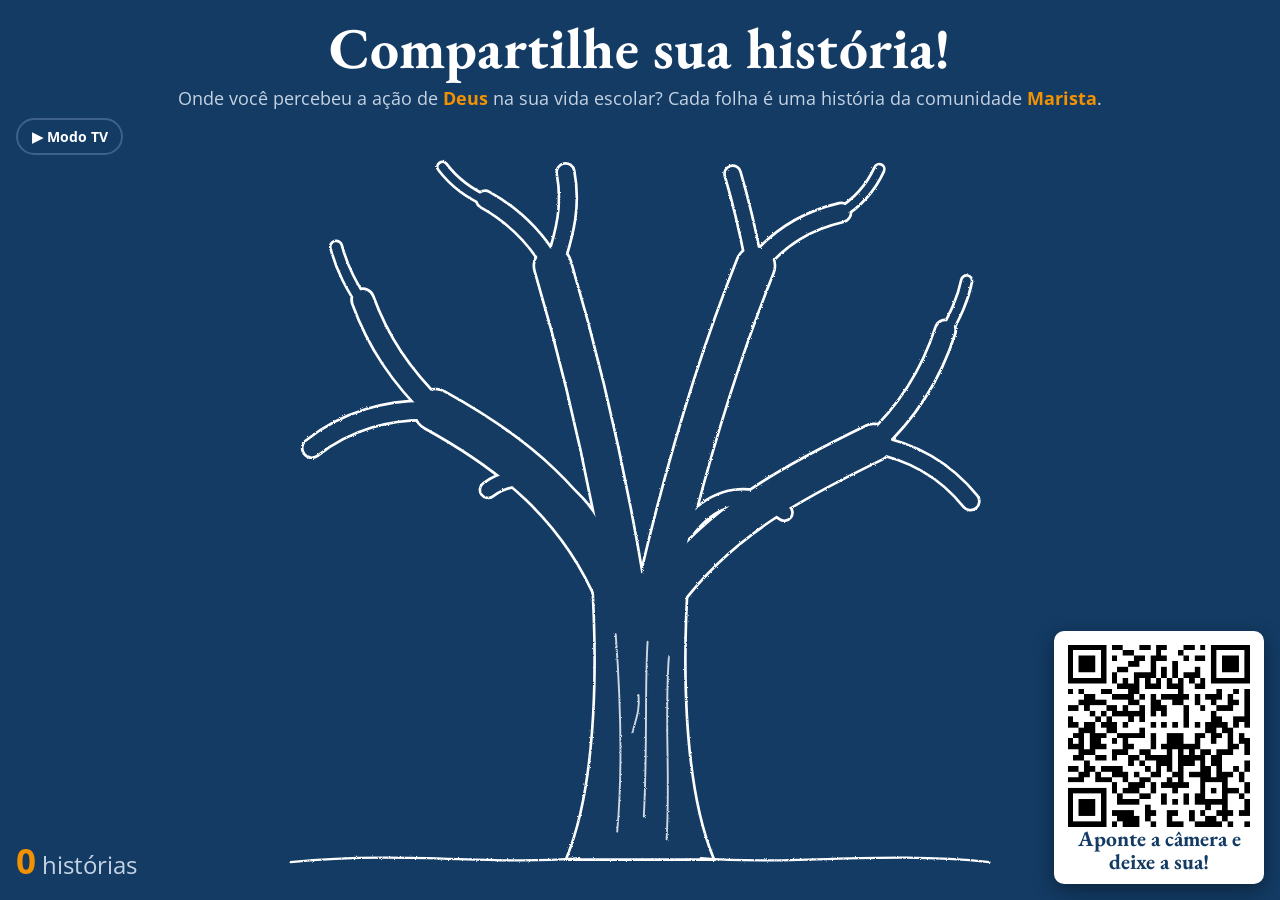
<file: index.html>
<!doctype html>
<html lang="pt-BR">
<head>
<meta charset="utf-8">
<meta name="viewport" content="width=device-width, initial-scale=1, viewport-fit=cover">
<title>Árvore de Histórias</title>
<link rel="stylesheet" href="estilo.css">
<style>
  body { display: flex; flex-direction: column; height: 100vh; overflow: hidden; }
  header { text-align: center; padding: 10px 16px 0; }
  header h1 { margin: 0; font-size: clamp(2rem, 5vw, 3.6rem); }
  header p { margin: 0; color: var(--texto-suave); font-size: clamp(.9rem, 1.8vw, 1.15rem); }
  header b { color: var(--laranja); }
  main { flex: 1; position: relative; min-height: 0; }
  svg#arvore { width: 100%; height: 100%; display: block; }
  .folha { cursor: pointer; transition: transform .25s; transform-box: fill-box; transform-origin: center; }
  .folha:hover, .folha.destaque { transform: scale(1.35); }
  .folha:focus { outline: none; } .folha:focus-visible use { stroke: #fff; stroke-width: 3; }
  .folha.nova { animation: brotar 1.2s ease-out; }
  @keyframes brotar { from { transform: scale(0); } 60% { transform: scale(1.5); } to { transform: scale(1); } }
  .qr {
    position: absolute; right: 16px; bottom: 16px; background: #fff; color: var(--azul);
    padding: 10px 10px 6px; border-radius: 10px; text-align: center; width: 150px;
    box-shadow: 0 6px 20px rgba(0,0,0,.4); text-decoration: none;
  }
  .qr #qrcode img, .qr #qrcode canvas { width: 130px !important; height: 130px !important; }
  .qr span { font: 700 1.15rem "EB Garamond", Georgia, serif; display: block; line-height: 1.1; }
  .contador { position: absolute; left: 16px; bottom: 16px; font-size: 1.5rem; color: var(--texto-suave); }
  .contador b { color: var(--laranja); font-size: 2.2rem; }
  .controles { position: absolute; left: 16px; top: 8px; display: flex; gap: 8px; }
  .controles button { padding: .5em 1em; font-size: .85rem; }
  .vazio { position: absolute; inset: 0; display: none; align-items: center; justify-content: center; pointer-events: none; }
  .vazio p { font: 700 2rem "EB Garamond", Georgia, serif; color: var(--texto-suave); text-align: center; margin-top: -20vh; }
  .folha.minha use { stroke: #fff; stroke-width: 4; }
  .folha.minha { animation: pulsar 2.4s ease-in-out infinite; }
  @keyframes pulsar { 50% { transform: scale(1.25); } }
  @media (min-width: 1100px) {
    .qr { width: 210px; padding: 14px 14px 10px; }
    .qr #qrcode img, .qr #qrcode canvas { width: 182px !important; height: 182px !important; }
    .qr span { font-size: 1.35rem; }
  }
  .so-celular { display: none; }

  /* ---------- CELULAR: rolagem, lista de histórias e botão fixo ---------- */
  @media (max-width: 760px) {
    body { height: auto; min-height: 100vh; overflow: auto; padding-bottom: calc(88px + env(safe-area-inset-bottom)); }
    header { padding: 18px 16px 0; }
    header h1 { font-size: 2.1rem; line-height: 1.05; }
    header p { font-size: .95rem; margin-top: 6px; line-height: 1.45; }
    main { flex: none; height: 56vh; min-height: 320px; }
    .qr, .controles { display: none; }
    .contador { display: none; }
    .so-celular { display: block; }
    .folha:hover { transform: none; }
    .modal-fundo { align-items: flex-end; padding: 0; }
    .modal-fundo .cartao { border-radius: 18px 18px 0 0; max-height: 85vh; padding-bottom: calc(22px + env(safe-area-inset-bottom)); animation: subir .25s ease-out; }
    @keyframes subir { from { transform: translateY(40%); } }
  }
  .lista-historias { padding: 4px 16px 8px; max-width: 640px; margin: 0 auto; }
  .lista-historias .resumo { display: flex; justify-content: space-between; align-items: baseline; margin: 6px 0 12px; }
  .lista-historias h2 { margin: 0; font-size: 1.6rem; }
  .lista-historias .resumo span { color: var(--texto-suave); font-size: .9rem; }
  .lista-historias .resumo b { color: var(--laranja); }
  .card-historia { background: #fff; color: var(--azul); border-radius: var(--raio); padding: 14px 16px; margin-bottom: 12px; border-left: 6px solid var(--laranja); cursor: pointer; }
  .card-historia .texto { font: 1.15rem/1.4 "EB Garamond", Georgia, serif; margin: 0 0 8px; display: -webkit-box; -webkit-line-clamp: 4; -webkit-box-orient: vertical; overflow: hidden; }
  .card-historia .autor { font-weight: 700; color: var(--laranja-escuro); font-size: .88rem; }
  .card-historia .selo-midia { font-size: .8rem; color: var(--texto-suave); margin-left: 6px; font-weight: 400; }
  .card-historia.minha { border-left-color: var(--azul); box-shadow: 0 0 0 3px var(--laranja); }
  .selo-minha { display: inline-block; background: var(--laranja); color: #fff; font-size: .72rem; font-weight: 800; text-transform: uppercase; letter-spacing: .5px; padding: 3px 8px; border-radius: 99px; margin-bottom: 8px; }
  .cta-fixo {
    position: fixed; left: 0; right: 0; bottom: 0; z-index: 40; padding: 12px 16px calc(12px + env(safe-area-inset-bottom));
    background: linear-gradient(to top, var(--azul) 70%, rgba(19,59,100,0));
  }
  .cta-fixo .botao { display: block; text-align: center; font-size: 1.08rem; padding: 1em; min-height: 54px; }
  .modal-fundo .cartao .selo-minha { margin-bottom: 12px; }
  @media (prefers-reduced-motion: reduce) { * { animation: none !important; transition: none !important; } }
</style>
</head>
<body class="escuro">
<header>
  <h1>Compartilhe sua história!</h1>
  <p>Onde você percebeu a ação de <b>Deus</b> na sua vida escolar? Cada folha é uma história da comunidade <b>Marista</b>.</p>
</header>
<main>
  <svg id="arvore" viewBox="0 0 1000 1040" preserveAspectRatio="xMidYMid meet" aria-label="Árvore de histórias">
    <defs>
      <filter id="giz" x="-5%" y="-5%" width="110%" height="110%">
        <feTurbulence type="fractalNoise" baseFrequency="0.9" numOctaves="2" result="ruido"/>
        <feDisplacementMap in="SourceGraphic" in2="ruido" scale="3"/>
      </filter>
      <path id="formaFolha" d="M0,-32 C20,-22 22,10 0,32 C-22,10 -20,-22 0,-32 Z"/>
    </defs>
    <g id="tronco" filter="url(#giz)"></g>
    <g id="folhas"></g>
  </svg>
  <div class="vazio" id="vazio"><p>A árvore está esperando<br>a primeira história… 🌱</p></div>
  <div class="controles">
    <button class="secundario" id="btnApresentar" title="Mostra uma história por vez, ideal para TV">▶ Modo TV</button>
  </div>
  <div class="contador"><b id="total">0</b> histórias</div>
  <a class="qr" id="linkEnviar" href="enviar.html">
    <div id="qrcode"></div>
    <span>Aponte a câmera e deixe a sua!</span>
  </a>
</main>

<section class="lista-historias so-celular" aria-label="Histórias">
  <div class="resumo"><h2>Histórias</h2><span><b id="totalCel">0</b> folhas penduradas</span></div>
  <div id="minhasAviso"></div>
  <div id="listaCel"></div>
</section>
<div class="cta-fixo so-celular"><a class="botao" href="enviar.html">🍃 Contar minha história</a></div>

<div class="modal-fundo" id="modal">
  <div class="cartao" role="dialog" aria-modal="true">
    <button class="fechar" aria-label="Fechar">×</button>
    <div id="conteudo"></div>
  </div>
</div>

<script src="config.js"></script>
<script src="vendor/supabase.js"></script>
<script src="vendor/qrcode.min.js"></script>
<script src="comum.js"></script>
<script src="js/index.js"></script>
</body>
</html>
</file>
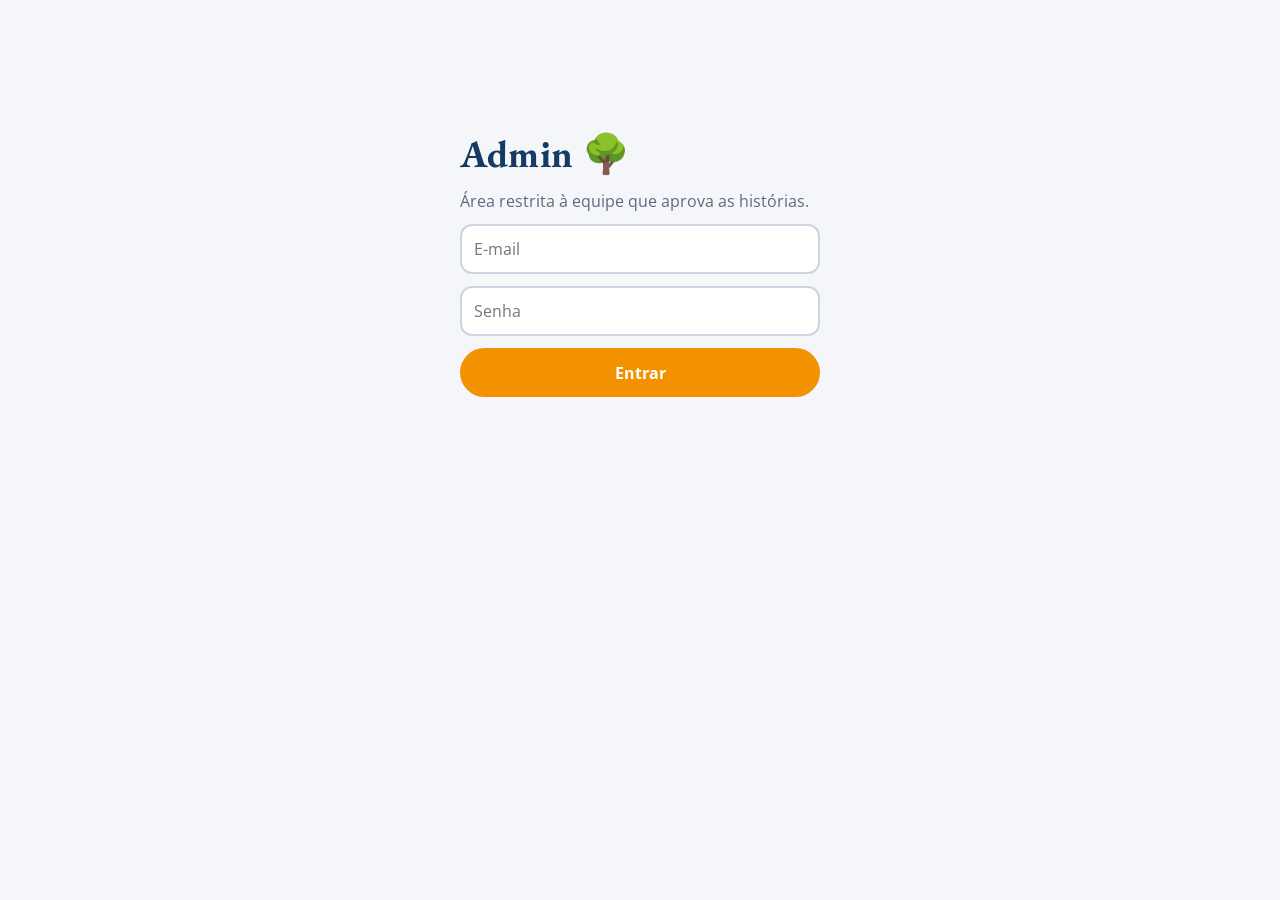
<file: admin.html>
<!doctype html>
<html lang="pt-BR">
<head>
<meta charset="utf-8">
<meta name="viewport" content="width=device-width, initial-scale=1">
<meta name="robots" content="noindex">
<title>Admin da Árvore</title>
<link rel="stylesheet" href="estilo.css">
<style>
  .pagina { max-width: 980px; margin: 0 auto; padding: 20px 16px 48px; }
  h1 { font-size: 2.4rem; margin: 0; }
  .topo { display: flex; justify-content: space-between; align-items: center; gap: 12px; flex-wrap: wrap; }
  .topo .direita { display: flex; gap: 10px; align-items: center; flex-wrap: wrap; font-size: .9rem; color: var(--texto-suave); }
  .login { max-width: 360px; margin: 12vh auto 0; display: grid; gap: 12px; }
  .login p { margin: 0; color: var(--texto-suave); }
  input[type=email], input[type=password] { font: 1rem "Open Sans"; padding: 12px; border-radius: var(--raio); border: 2px solid var(--borda); background: var(--superficie); color: var(--texto); width: 100%; }
  .regra { background: var(--azul-claro); border-left: 4px solid var(--laranja); padding: 10px 14px; border-radius: 6px; margin: 16px 0 0; font-size: .92rem; color: var(--texto-suave); }
  .regra b { color: var(--texto); }
  .abas { display: flex; gap: 8px; margin: 18px 0; flex-wrap: wrap; }
  .abas button { padding: .6em 1.1em; font-size: .92rem; background: var(--superficie); color: var(--texto); border: 2px solid var(--borda); }
  .abas button:hover { background: var(--azul-claro); }
  .abas button.ativa { background: var(--azul); color: #fff; border-color: var(--azul); }
  .abas .n { display: inline-block; min-width: 1.6em; padding: 0 .4em; margin-left: .3em; border-radius: 99px; background: rgba(0,0,0,.25); font-size: .8rem; }
  .lista { display: grid; grid-template-columns: repeat(auto-fill, minmax(270px, 1fr)); gap: 16px; }
  .item { background: var(--superficie); color: var(--azul); border-radius: var(--raio); padding: 14px; display: flex; flex-direction: column; border-top: 6px solid #999; box-shadow: 0 2px 8px rgba(19,59,100,.08); }
  .item.pendente { border-top-color: var(--laranja); }
  .item.aprovado { border-top-color: var(--azul); }
  .item.recusado { border-top-color: #9AA7B6; }
  .selo { font-size: .78rem; font-weight: 800; text-transform: uppercase; letter-spacing: .5px; margin-bottom: 8px; }
  .item .texto { font: 1.2rem "EB Garamond", Georgia, serif; white-space: pre-wrap; margin: 0 0 8px; }
  .item img, .item video { width: 100%; max-height: 240px; object-fit: contain; background: #eee; border-radius: 4px; margin-bottom: 8px; }
  .item .autor { font-weight: 700; color: var(--laranja-escuro); font-size: .9rem; }
  .item .data { font-size: .8rem; color: #777; margin-bottom: 12px; }
  .acoes { display: flex; gap: 6px; margin-top: auto; flex-wrap: wrap; }
  .acoes button { padding: .55em .95em; font-size: .85rem; }
  .publicar { background: var(--laranja) !important; color: #fff !important; }
  .privar { background: var(--azul) !important; color: #fff !important; }
  .apagar { background: transparent !important; color: #c0392b !important; border: 2px solid #c0392b !important; }
  .erro { color: var(--erro); font-weight: 800; }
  .vazio { color: var(--texto-suave); }
  details.equipe { margin-top: 36px; background: var(--superficie); border: 1px solid var(--borda); border-radius: var(--raio); padding: 14px 16px; }
  details.equipe summary { cursor: pointer; font-weight: 800; }
  .equipe ul { padding-left: 18px; }
  .equipe li { margin: 6px 0; }
  .equipe li button { padding: .2em .7em; font-size: .8rem; margin-left: 8px; }
  .equipe form { display: flex; gap: 8px; flex-wrap: wrap; } .equipe form input { flex: 1; min-width: 200px; }

  /* ---------- Métricas ---------- */
  .filtro-periodo { display: flex; gap: 6px; align-items: center; flex-wrap: wrap; margin-bottom: 14px; }
  .filtro-periodo button { padding: .45em .9em; font-size: .85rem; background: var(--superficie); color: var(--texto); border: 1px solid var(--borda); }
  .filtro-periodo button.ativa { background: var(--azul); color: #fff; border-color: var(--azul); }
  .atualizado { margin-left: auto; font-size: .78rem; color: var(--texto-suave); }
  .kpis { display: grid; grid-template-columns: repeat(auto-fill, minmax(150px, 1fr)); gap: 12px; margin-bottom: 16px; }
  .kpi { background: var(--superficie); border: 1px solid var(--borda); border-radius: var(--raio); padding: 14px; }
  .kpi .rot { font-size: .78rem; color: var(--texto-suave); font-weight: 600; }
  .kpi .val { font: 700 2rem/1.1 "EB Garamond", Georgia, serif; color: var(--azul); margin: 4px 0 2px; font-variant-numeric: tabular-nums; }
  .kpi .sub { font-size: .76rem; color: var(--texto-suave); }
  .kpi.alerta { border-color: var(--laranja); }
  .kpi.alerta .sub { color: var(--laranja-escuro); font-weight: 700; }
  .medidor { height: 6px; background: var(--azul-claro); border-radius: 99px; margin-top: 8px; overflow: hidden; }
  .medidor i { display: block; height: 100%; background: #2F6FB0; border-radius: 99px; }
  .graficos { display: grid; grid-template-columns: 1fr 1fr; gap: 12px; }
  .grafico { margin: 0; background: var(--superficie); border: 1px solid var(--borda); border-radius: var(--raio); padding: 14px; min-width: 0; }
  .grafico.largo { grid-column: 1 / -1; }
  .grafico figcaption { font-weight: 700; font-size: .92rem; margin-bottom: 12px; }
  .grafico figcaption small { font-weight: 400; color: var(--texto-suave); }
  @media (max-width: 700px) { .graficos { grid-template-columns: 1fr; } }
  .barras-v { display: flex; align-items: flex-end; gap: 2px; height: 140px; border-bottom: 1px solid var(--borda); position: relative; }
  .barras-v .col { flex: 1; height: 100%; display: flex; align-items: flex-end; cursor: default; min-width: 0; }
  .barras-v .col i { display: block; width: 100%; background: #2F6FB0; border-radius: 4px 4px 0 0; min-height: 0; }
  .barras-v .col:hover i, .barras-v .col:focus i { background: var(--laranja); }
  .barras-v .col:focus { outline: none; }
  .eixo { display: flex; justify-content: space-between; font-size: .72rem; color: var(--texto-suave); margin-top: 4px; font-variant-numeric: tabular-nums; }
  .barras-h .linha { display: grid; grid-template-columns: 110px 1fr 48px; gap: 8px; align-items: center; margin: 6px 0; font-size: .85rem; }
  .barras-h .rotulo { overflow: hidden; text-overflow: ellipsis; white-space: nowrap; }
  .barras-h .trilho { height: 14px; background: var(--azul-claro); border-radius: 4px; overflow: hidden; }
  .barras-h .trilho i { display: block; height: 100%; background: #2F6FB0; border-radius: 0 4px 4px 0; }
  .barras-h .num { text-align: right; font-weight: 700; font-variant-numeric: tabular-nums; }
  .barras-h .conv { font-size: .75rem; color: var(--texto-suave); margin: -2px 0 8px 118px; }
  .vazio-graf { color: var(--texto-suave); font-size: .88rem; padding: 18px 0; }
  .nota-privacidade { font-size: .8rem; color: var(--texto-suave); margin-top: 14px; }
  .dica-hover { position: fixed; z-index: 60; background: var(--azul-escuro); color: #fff; font-size: .8rem; padding: 6px 10px; border-radius: 6px; pointer-events: none; white-space: nowrap; box-shadow: 0 4px 12px rgba(0,0,0,.2); }
</style>
</head>
<body>
<div class="pagina">
  <div id="telaLogin" class="login" hidden>
    <h1>Admin 🌳</h1>
    <p>Área restrita à equipe que aprova as histórias.</p>
    <input type="email" id="email" placeholder="E-mail" autocomplete="username">
    <input type="password" id="senha" placeholder="Senha" autocomplete="current-password">
    <button id="entrar">Entrar</button>
    <div class="erro" id="erroLogin"></div>
  </div>

  <div id="telaPainel" hidden>
    <div class="topo">
      <h1>Admin 🌳</h1>
      <div class="direita"><span id="quem"></span> · <a href="index.html" target="_blank">Ver árvore</a> <button class="secundario" id="sair">Sair</button></div>
    </div>
    <p class="regra">Tudo o que chega entra <b>⏳ Aguardando</b> e fica <b>privado</b> — ninguém vê o texto nem a foto/vídeo.
      Só depois de <b>✅ Publicar</b> a história aparece na árvore. Você pode <b>🔒 Tornar privada</b> a qualquer momento.</p>
    <div class="abas">
      <button data-status="pendente" class="ativa">⏳ Aguardando<span class="n" id="n-pendente">0</span></button>
      <button data-status="aprovado">🌍 Públicas<span class="n" id="n-aprovado">0</span></button>
      <button data-status="recusado">🔒 Privadas<span class="n" id="n-recusado">0</span></button>
      <button data-status="metricas">📊 Métricas</button>
    </div>
    <div class="erro" id="erroPainel"></div>
    <div class="lista" id="lista"></div>

    <section id="metricas" hidden>
      <div class="filtro-periodo" role="group" aria-label="Período">
        <button data-dias="7">7 dias</button><button data-dias="30" class="ativa">30 dias</button><button data-dias="90">90 dias</button>
        <span class="atualizado" id="atualizado"></span>
      </div>
      <div class="kpis" id="kpis"></div>
      <div class="graficos">
        <figure class="grafico largo"><figcaption>Histórias recebidas por dia</figcaption><div id="gDias" class="barras-v"></div></figure>
        <figure class="grafico"><figcaption>Do QR code ao envio <small>aparelhos únicos no período</small></figcaption><div id="gFunil"></div></figure>
        <figure class="grafico"><figcaption>Horário dos envios</figcaption><div id="gHora" class="barras-v"></div></figure>
        <figure class="grafico"><figcaption>Quem está contando</figcaption><div id="gGrupo"></div></figure>
        <figure class="grafico"><figcaption>Turmas que mais participam</figcaption><div id="gTurma"></div></figure>
      </div>
      <p class="nota-privacidade">As métricas são anônimas: contamos aparelhos por um código aleatório, sem guardar nome, e-mail ou IP.</p>
    </section>
    <div class="dica-hover" id="dicaHover" role="tooltip" hidden></div>

    <details class="equipe">
      <summary>👥 Equipe de moderação</summary>
      <p class="vazio">Quem estiver nesta lista pode aprovar histórias. A pessoa também precisa de um login (Supabase → Authentication → Users).</p>
      <ul id="listaEquipe"></ul>
      <form id="formEquipe"><input type="email" id="novoEmail" placeholder="email@exemplo.com" required><button>Adicionar</button></form>
    </details>
  </div>
</div>

<script src="config.js"></script>
<script src="vendor/supabase.js"></script>
<script src="comum.js"></script>
<script src="js/admin.js"></script>
</body>
</html>
</file>
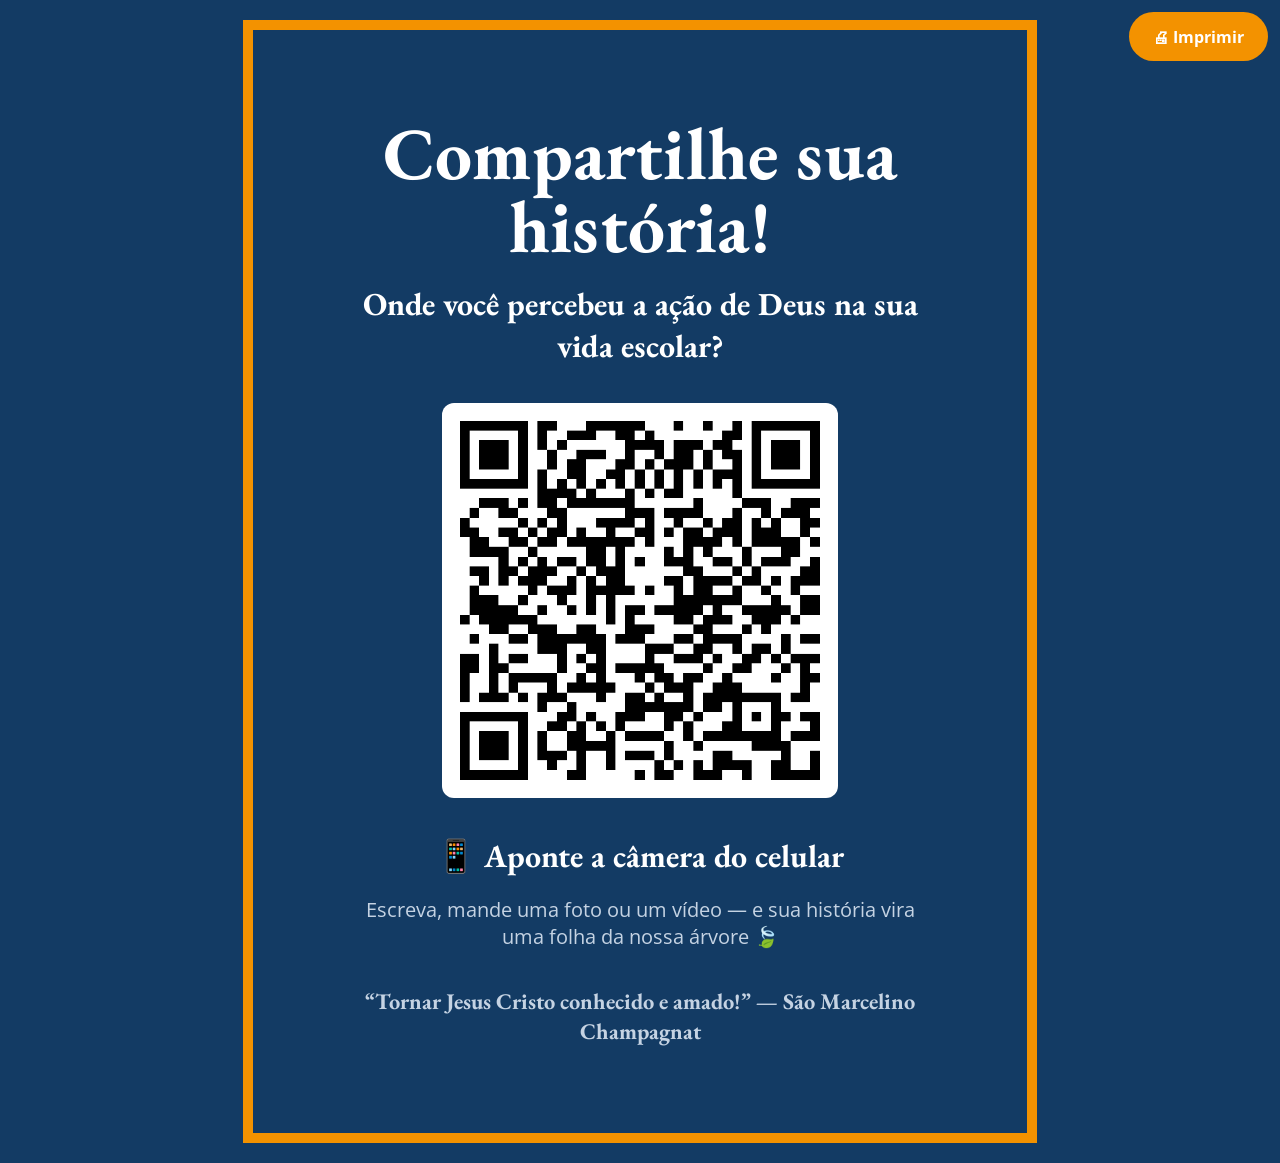
<file: cartaz.html>
<!doctype html>
<html lang="pt-BR">
<head>
<meta charset="utf-8">
<meta name="viewport" content="width=device-width, initial-scale=1">
<title>Cartaz QR Code</title>
<link rel="stylesheet" href="estilo.css">
<style>
  @page { size: A4; margin: 0; }
  body { display: flex; justify-content: center; padding: 20px 16px; }
  .folha-a4 {
    width: 210mm; max-width: 100%; aspect-ratio: 210 / 297; background: var(--fundo); border: 10px solid var(--laranja);
    display: flex; flex-direction: column; align-items: center; justify-content: center; text-align: center;
    padding: 6% 8%; gap: 2%;
  }
  h1 { font-size: clamp(2.4rem, 8vw, 4.6rem); margin: 0; line-height: 1; }
  p { font: 700 clamp(1.2rem, 3.5vw, 2rem) "EB Garamond", Georgia, serif; margin: 0; color: var(--texto); }
  #qrcode { background: #fff; padding: 18px; border-radius: 12px; margin: 3% 0; }
  #qrcode img, #qrcode canvas { width: min(60vw, 95mm) !important; height: auto !important; display: block; }
  .passos { font-family: "Open Sans"; font-size: clamp(.95rem, 2.4vw, 1.25rem); color: var(--texto-suave); }
  .assina { font-size: clamp(1rem, 2.5vw, 1.4rem); color: var(--texto-suave); margin-top: 3%; }
  .imprimir { position: fixed; top: 12px; right: 12px; }
  @media print { .imprimir { display: none; } body { padding: 0; } .folha-a4 { width: 210mm; height: 297mm; border: 0; }
    * { -webkit-print-color-adjust: exact; print-color-adjust: exact; } }
</style>
</head>
<body class="escuro">
<button class="imprimir" id="imprimir">🖨 Imprimir</button>
<div class="folha-a4">
  <h1>Compartilhe sua história!</h1>
  <p>Onde você percebeu a ação de Deus na sua vida escolar?</p>
  <div id="qrcode"></div>
  <p>📱 Aponte a câmera do celular</p>
  <div class="passos">Escreva, mande uma foto ou um vídeo — e sua história vira uma folha da nossa árvore 🍃</div>
  <p class="assina">“Tornar Jesus Cristo conhecido e amado!” — São Marcelino Champagnat</p>
</div>
<script src="vendor/qrcode.min.js"></script>
<script src="js/cartaz.js"></script>
</body>
</html>
</file>
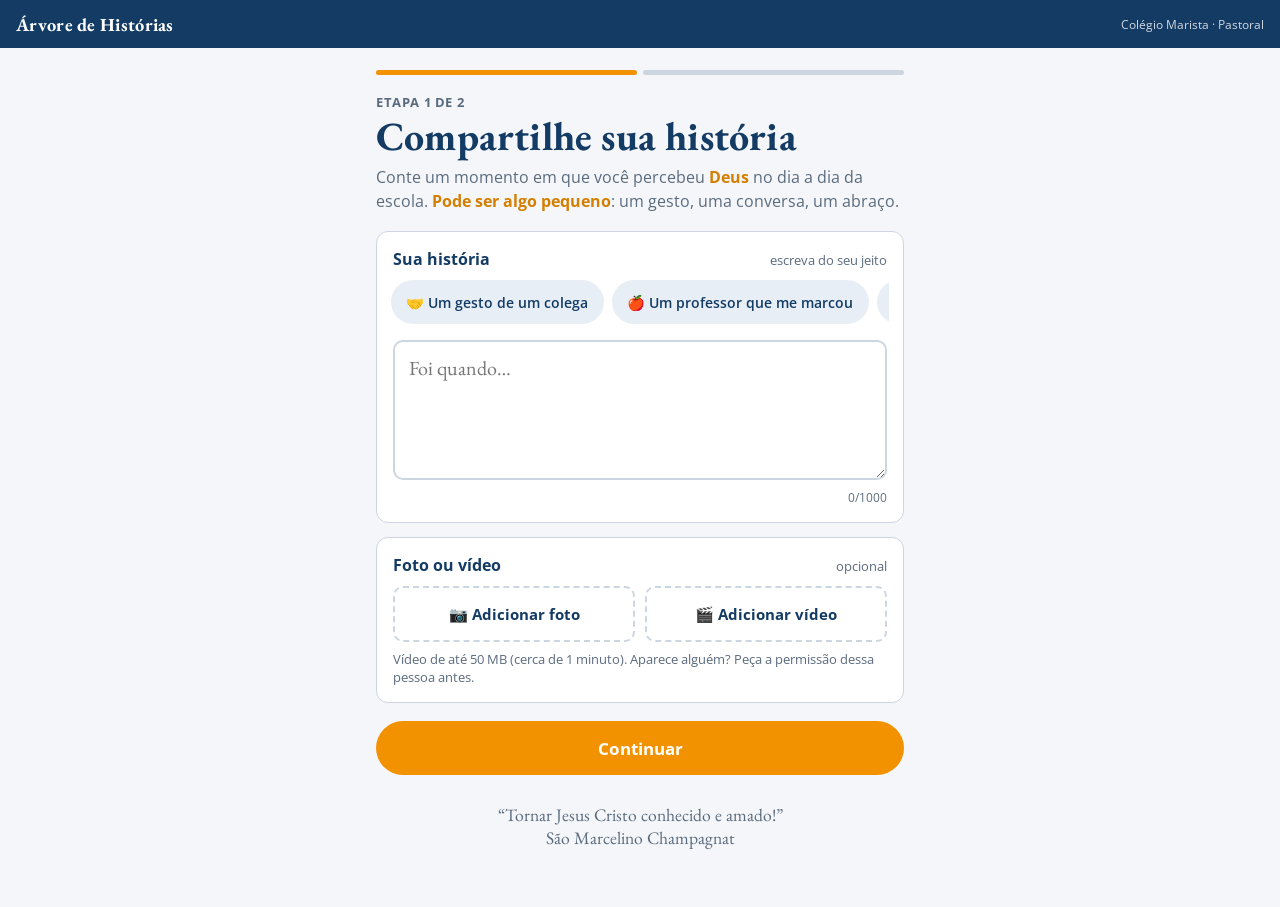
<file: enviar.html>
<!doctype html>
<html lang="pt-BR">
<head>
<meta charset="utf-8">
<meta name="viewport" content="width=device-width, initial-scale=1, viewport-fit=cover">
<meta name="theme-color" content="#133B64">
<title>Compartilhe sua história</title>
<link rel="stylesheet" href="estilo.css">
<style>
  .marca { background: var(--azul); color: #fff; padding: 12px 16px; display: flex; align-items: center; justify-content: space-between; gap: 12px; }
  .marca b { font: 700 1.15rem "EB Garamond", Georgia, serif; letter-spacing: .3px; }
  .marca span { font-size: .78rem; opacity: .8; }
  .pagina { max-width: 560px; margin: 0 auto; padding: 18px 16px 40px; }

  /* progresso das etapas (efeito do objetivo próximo) */
  .etapas { display: flex; gap: 6px; margin: 4px 0 18px; }
  .etapas i { flex: 1; height: 5px; border-radius: 99px; background: var(--borda); }
  .etapas i.feita { background: var(--laranja); }
  .rotulo-etapa { font-size: .8rem; font-weight: 700; color: var(--texto-suave); text-transform: uppercase; letter-spacing: .6px; margin: 0 0 4px; }

  h1 { font-size: clamp(2rem, 8vw, 2.5rem); line-height: 1.05; margin: 0 0 8px; }
  .sub { color: var(--texto-suave); margin: 0 0 18px; line-height: 1.5; }
  .sub b { color: var(--laranja-escuro); }

  .bloco { background: var(--superficie); border: 1px solid var(--borda); border-radius: var(--raio); padding: 16px; margin-bottom: 14px; }
  .bloco > .titulo-bloco { font-weight: 700; margin: 0 0 10px; display: flex; justify-content: space-between; align-items: baseline; gap: 8px; }
  .bloco > .titulo-bloco small { font-weight: 400; color: var(--texto-suave); font-size: .82rem; }

  .ideias { display: flex; gap: 8px; overflow-x: auto; padding-bottom: 4px; margin: 0 -2px 12px; scrollbar-width: none; }
  .ideias::-webkit-scrollbar { display: none; }
  .ideias button { flex: none; font: 600 .9rem "Open Sans"; padding: .7em 1em; min-height: 44px; background: var(--azul-claro); color: var(--azul); border: 1px solid transparent; }
  .ideias button:hover { background: #fff; border-color: var(--laranja); }

  textarea, input[type=text] {
    width: 100%; font: 1rem "Open Sans", sans-serif; padding: 12px 14px; border-radius: 10px;
    border: 2px solid var(--borda); background: #fff; color: var(--azul);
  }
  textarea { min-height: 140px; resize: vertical; font: 1.25rem "EB Garamond", Georgia, serif; line-height: 1.4; }
  textarea:focus, input:focus { outline: none; border-color: var(--laranja); }
  .contagem { text-align: right; font-size: .78rem; color: var(--texto-suave); margin-top: 4px; }

  .anexo { display: flex; gap: 10px; }
  .anexo label { flex: 1; text-align: center; cursor: pointer; font-weight: 700; font-size: .95rem; padding: 16px 8px; min-height: 56px; border-radius: 10px; border: 2px dashed var(--borda); color: var(--azul); }
  .anexo label:hover { border-color: var(--laranja); }
  .anexo input { display: none; }
  .dica { font-size: .8rem; color: var(--texto-suave); margin: 8px 0 0; }
  #previa { position: relative; margin-top: 10px; }
  #previa:empty { display: none; }
  #previa img, #previa video { width: 100%; max-height: 300px; object-fit: contain; border-radius: 10px; background: var(--azul-claro); display: block; }
  #previa button { position: absolute; top: 8px; right: 8px; padding: .35em .9em; font-size: .85rem; background: rgba(12,41,69,.85); }

  /* escolhas segmentadas */
  .segmento { display: grid; grid-template-columns: 1fr 1fr; gap: 8px; }
  .segmento.quatro { grid-template-columns: repeat(4, 1fr); }
  .segmento label { cursor: pointer; }
  .segmento input { position: absolute; opacity: 0; pointer-events: none; }
  .segmento span { display: block; text-align: center; padding: 12px 6px; min-height: 48px; border-radius: 10px; border: 2px solid var(--borda); font-weight: 700; font-size: .9rem; background: #fff; }
  .segmento small { display: block; font-weight: 400; font-size: .75rem; color: var(--texto-suave); margin-top: 2px; }
  .segmento input:checked + span { border-color: var(--azul); background: var(--azul); color: #fff; }
  .segmento input:checked + span small { color: #C5D3E3; }
  .segmento input:focus-visible + span { outline: 3px solid var(--laranja); outline-offset: 2px; }
  @media (max-width: 480px) { .segmento.quatro { grid-template-columns: 1fr 1fr; } }
  .destaque-nome { border: 2px solid var(--laranja); }
  .destaque-nome .titulo-bloco { display: block; font-size: 1.05rem; }
  #nome { font-size: 1.15rem; padding: 14px; }
  #nome:disabled { background: var(--azul-claro); color: var(--texto-suave); }
  .anonimo { display: flex; align-items: center; gap: 10px; margin-top: 12px; font-size: .92rem; color: var(--texto-suave); cursor: pointer; min-height: 44px; }
  .anonimo input { width: 22px; height: 22px; accent-color: var(--azul); }
  .saudacao { font-weight: 700; color: var(--laranja-escuro); margin: 0 0 4px; }
  .linha-turma { margin-top: 12px; }
  .linha-turma label { font-size: .85rem; font-weight: 700; display: block; margin-bottom: 6px; }

  /* prévia da folha */
  .folha-previa { background: #fff; border-radius: var(--raio); border-top: 6px solid var(--laranja); padding: 16px; box-shadow: 0 4px 16px rgba(19,59,100,.1); }
  .folha-previa .texto { font: 1.2rem/1.4 "EB Garamond", Georgia, serif; white-space: pre-wrap; margin: 0 0 8px; }
  .folha-previa img, .folha-previa video { width: 100%; max-height: 200px; object-fit: contain; border-radius: 8px; background: var(--azul-claro); margin-bottom: 8px; }
  .folha-previa .autor { font-weight: 700; color: var(--laranja-escuro); font-size: .92rem; }

  .caminho { list-style: none; padding: 0; margin: 0; display: grid; gap: 10px; }
  .caminho li { display: flex; gap: 10px; align-items: flex-start; font-size: .92rem; line-height: 1.4; }
  .caminho .n { flex: none; width: 26px; height: 26px; border-radius: 50%; display: grid; place-items: center; font-weight: 800; font-size: .8rem; background: var(--azul-claro); color: var(--azul); }
  .caminho li.ok .n { background: var(--laranja); color: #fff; }

  .consentimento { display: flex; gap: 12px; align-items: flex-start; font-size: .95rem; line-height: 1.45; cursor: pointer; padding: 14px; background: var(--superficie); border: 1px solid var(--borda); border-radius: var(--raio); }
  .consentimento input { width: 24px; height: 24px; flex: none; margin-top: 1px; accent-color: var(--laranja); }

  /* barra de ação fixa embaixo, na zona do polegar */
  .acoes { display: flex; gap: 10px; margin-top: 18px; }
  .acoes button, .acoes .botao { min-height: 52px; }
  .acoes .principal { flex: 1; font-size: 1.08rem; padding: .9em 1em; }
  section:not(.sucesso) > .acoes {
    position: sticky; bottom: 0; z-index: 5; margin: 18px -16px 0; padding: 12px 16px calc(12px + env(safe-area-inset-bottom));
    background: linear-gradient(to top, var(--fundo) 75%, rgba(244,246,249,0));
  }
  @media (min-width: 600px) { section:not(.sucesso) > .acoes { position: static; margin: 18px 0 0; padding: 0; background: none; } }
  .erro { color: var(--erro); font-weight: 700; margin-top: 12px; line-height: 1.4; }
  .erro:empty { display: none; }
  .progresso { height: 6px; background: var(--azul-claro); border-radius: 99px; overflow: hidden; margin-top: 12px; }
  .progresso div { height: 100%; width: 0; background: var(--laranja); transition: width .3s; }

  .aviso-minhas { background: var(--azul-claro); border-radius: 10px; padding: 10px 14px; font-size: .88rem; margin-bottom: 14px; }
  .aviso-minhas a { font-weight: 700; }

  .sucesso { text-align: center; padding-top: 6vh; }
  .sucesso .icone { font-size: 4.2rem; display: inline-block; animation: cair 1.4s ease-out; }
  @keyframes cair { from { transform: translateY(-50px) rotate(-40deg); opacity: 0; } to { transform: none; opacity: 1; } }
  .sucesso .caminho { text-align: left; max-width: 380px; margin: 20px auto; }
  .sucesso .acoes { flex-direction: column; max-width: 380px; margin: 24px auto 0; }

  #voltar { width: 56px; padding: 0; font-size: 1.3rem; flex: none; }
  html { -webkit-text-size-adjust: 100%; } body { -webkit-tap-highlight-color: transparent; }
  .rodape { text-align: center; margin-top: 28px; font: 1.1rem "EB Garamond", Georgia, serif; color: var(--texto-suave); }
  @media (prefers-reduced-motion: reduce) { * { animation: none !important; transition: none !important; } }
</style>
</head>
<body>
<div class="marca"><b>Árvore de Histórias</b><span>Colégio Marista · Pastoral</span></div>

<main class="pagina">
  <!-- ============ ETAPA 1: a história ============ -->
  <section id="etapa1">
    <div class="etapas" aria-hidden="true"><i class="feita"></i><i></i></div>
    <p class="rotulo-etapa">Etapa 1 de 2</p>
    <p class="saudacao" id="saudacao" hidden></p>
    <h1>Compartilhe sua história</h1>
    <p class="sub">Conte um momento em que você percebeu <b>Deus</b> no dia a dia da escola. <b>Pode ser algo pequeno</b>: um gesto, uma conversa, um abraço.</p>

    <div id="avisoMinhas" class="aviso-minhas" hidden></div>

    <div class="bloco">
      <p class="titulo-bloco">Sua história <small>escreva do seu jeito</small></p>
      <div class="ideias" id="ideias" aria-label="Ideias para começar"></div>
      <textarea id="mensagem" maxlength="1000" placeholder="Foi quando…" aria-label="Sua história"></textarea>
      <div class="contagem"><span id="cont">0</span>/1000</div>
    </div>

    <div class="bloco">
      <p class="titulo-bloco">Foto ou vídeo <small>opcional</small></p>
      <div class="anexo">
        <label for="arqFoto">📷 Adicionar foto</label><input type="file" id="arqFoto" accept="image/*">
        <label for="arqVideo">🎬 Adicionar vídeo</label><input type="file" id="arqVideo" accept="video/*">
      </div>
      <div id="previa"></div>
      <p class="dica">Vídeo de até <span id="maxMb"></span> MB (cerca de 1 minuto). Aparece alguém? Peça a permissão dessa pessoa antes.</p>
    </div>

    <div class="erro" id="erro1" role="alert"></div>
    <div class="acoes"><button class="principal" id="continuar">Continuar</button></div>
  </section>

  <!-- ============ ETAPA 2: quem assina + revisão ============ -->
  <section id="etapa2" hidden>
    <div class="etapas" aria-hidden="true"><i class="feita"></i><i class="feita"></i></div>
    <p class="rotulo-etapa">Etapa 2 de 2</p>
    <h1>Quase lá!</h1>
    <p class="sub">Escolha como sua folha vai aparecer e confira antes de pendurar.</p>

    <div class="bloco destaque-nome">
      <label class="titulo-bloco" for="nome">Como você quer ser chamado?</label>
      <input type="text" id="nome" maxlength="30" placeholder="Seu nome ou apelido" autocomplete="nickname" autocapitalize="words" enterkeyhint="done">
      <p class="dica" id="dicaNome">Assim todo mundo sabe que essa história é sua 🙂 Use só o primeiro nome ou um apelido.</p>
      <label class="anonimo"><input type="checkbox" id="anonimo"> Prefiro não me identificar</label>
    </div>

    <div class="bloco">
      <p class="titulo-bloco">Eu sou</p>
      <div class="segmento quatro">
        <label><input type="radio" name="grupo" value="Aluno" checked><span>Aluno</span></label>
        <label><input type="radio" name="grupo" value="Professor"><span>Professor</span></label>
        <label><input type="radio" name="grupo" value="Colaborador"><span>Colaborador</span></label>
        <label><input type="radio" name="grupo" value="Família"><span>Família</span></label>
      </div>
      <div class="linha-turma">
        <label for="turma">Turma <small style="font-weight:400;color:var(--texto-suave)">(opcional)</small></label>
        <input type="text" id="turma" maxlength="30" placeholder="ex.: 8º A">
      </div>
    </div>

    <div class="bloco">
      <p class="titulo-bloco">Assim vai ficar sua folha</p>
      <div class="folha-previa" id="folhaPrevia"></div>
    </div>

    <div class="bloco">
      <p class="titulo-bloco">O que acontece depois</p>
      <ol class="caminho">
        <li><span class="n">1</span><span>Você pendura sua folha. Ela fica <b>privada</b>: ninguém vê ainda.</span></li>
        <li><span class="n">2</span><span>A equipe da <b>Pastoral</b> lê todas as histórias.</span></li>
        <li><span class="n">3</span><span>Ela aparece na <b>Árvore de Histórias</b> do colégio.</span></li>
      </ol>
    </div>

    <label class="consentimento">
      <input type="checkbox" id="aceite">
      <span>Autorizo mostrar minha história (e a foto ou o vídeo, se enviei) na Árvore de Histórias do colégio.</span>
    </label>

    <div class="erro" id="erro2" role="alert"></div>
    <div class="progresso" id="progresso" hidden><div></div></div>
    <div class="acoes">
      <button class="secundario" id="voltar" type="button" aria-label="Voltar para a etapa 1">←</button>
      <button class="principal" id="enviar" type="button">Pendurar minha folha 🍃</button>
    </div>
  </section>

  <!-- ============ SUCESSO ============ -->
  <section id="sucesso" class="sucesso" hidden>
    <div class="icone">🍃</div>
    <h1 id="tituloSucesso">Sua folha foi pendurada!</h1>
    <p class="sub">Obrigado por compartilhar. Sua história pode inspirar e fortalecer toda a comunidade Marista.</p>
    <ol class="caminho">
      <li class="ok"><span class="n">✓</span><span>Você pendurou sua folha.</span></li>
      <li><span class="n">2</span><span>A Pastoral vai ler a sua história.</span></li>
      <li><span class="n">3</span><span>Depois ela aparece na árvore. Volte aqui pelo mesmo celular para ver como ela está.</span></li>
    </ol>
    <div class="acoes">
      <a class="botao" href="index.html">Ver a Árvore de Histórias</a>
      <button class="secundario" id="outra">Contar outra história</button>
    </div>
  </section>

  <p class="rodape">“Tornar Jesus Cristo conhecido e amado!”<br>São Marcelino Champagnat</p>
</main>

<script src="config.js"></script>
<script src="vendor/supabase.js"></script>
<script src="comum.js"></script>
<script src="js/enviar.js"></script>
</body>
</html>
</file>
<file: estilo.css>
/* Identidade visual Marista
   Azul (Pantone 534) e Laranja (Pantone 144) — Manual de Identidade Visual do Instituto Marista (2025).
   Tipografia institucional: Adobe Garamond → na web usamos EB Garamond (equivalente livre). */
@import url("https://fonts.googleapis.com/css2?family=EB+Garamond:ital,wght@0,500;0,700;1,500&family=Open+Sans:wght@400;600;700;800&display=swap");

:root {
  --azul: #133B64;          /* Pantone 534 — cor principal */
  --azul-escuro: #0C2945;
  --azul-claro: #E7EEF6;
  --laranja: #F39200;       /* Pantone 144 — cor secundária */
  --laranja-escuro: #D47F00;

  /* tokens de uso (tema claro: formulário e admin) */
  --fundo: #F4F6F9;
  --superficie: #FFFFFF;
  --texto: #133B64;
  --texto-suave: #5B6B7E;
  --borda: #CCD5E0;
  --destaque: var(--laranja);
  --destaque-texto: #FFFFFF;
  --erro: #C0392B;
  --raio: 12px;
}
/* tema escuro (árvore na TV e cartaz) — fundo azul Marista */
body.escuro {
  --fundo: var(--azul);
  --superficie: var(--azul-escuro);
  --texto: #FFFFFF;
  --texto-suave: #C5D3E3;
  --borda: #3D6189;
  --erro: #FFB4A8;
}
* { box-sizing: border-box; }
[hidden] { display: none !important; }
html, body { margin: 0; }
body {
  background: var(--fundo);
  color: var(--texto);
  font-family: "Open Sans", system-ui, sans-serif;
  min-height: 100vh;
}
h1, h2, .titulo { font-family: "EB Garamond", Garamond, Georgia, serif; font-weight: 700; letter-spacing: .2px; }
a { color: var(--laranja); }
body:not(.escuro) a:not(.botao) { color: var(--azul); }
button, .botao {
  font: 700 1rem "Open Sans", sans-serif;
  border: 0; border-radius: 999px; padding: .85em 1.5em; cursor: pointer;
  background: var(--destaque); color: var(--destaque-texto); text-decoration: none; display: inline-block;
  transition: background .15s;
}
button:hover, .botao:hover { background: var(--laranja-escuro); }
button.secundario { background: transparent; color: var(--texto); border: 2px solid var(--borda); }
button.secundario:hover { border-color: var(--laranja); }
button:disabled { opacity: .5; cursor: wait; }

/* ---------- Modal de história ---------- */
.modal-fundo {
  position: fixed; inset: 0; background: rgba(8, 26, 46, .72); display: none;
  align-items: center; justify-content: center; padding: 16px; z-index: 50;
}
.modal-fundo.aberto { display: flex; }
.cartao {
  background: #fff; color: var(--azul); border-radius: var(--raio); max-width: 560px; width: 100%;
  max-height: 90vh; overflow: auto; padding: 30px 26px 22px; position: relative;
  box-shadow: 0 20px 50px rgba(0,0,0,.4); border-top: 8px solid var(--laranja);
}
.cartao .texto { overflow-wrap: anywhere; font-family: "EB Garamond", Georgia, serif; font-size: 1.5rem; line-height: 1.35; white-space: pre-wrap; margin: 0 0 14px; }
.cartao img, .cartao video { width: 100%; border-radius: 8px; margin-bottom: 12px; max-height: 55vh; object-fit: contain; background: var(--azul-claro); }
.cartao .autor { font-weight: 700; color: var(--laranja-escuro); }
.cartao .fechar { position: absolute; top: 8px; right: 10px; background: none; color: #7A8CA3; font-size: 1.6rem; padding: 4px 10px; }
.cartao .fechar:hover { background: none; color: var(--azul); }

/* textos enviados nunca quebram o layout (palavras gigantes, links longos) */
.texto, .autor, .card-historia, .item { overflow-wrap: anywhere; word-break: break-word; }
</file>
